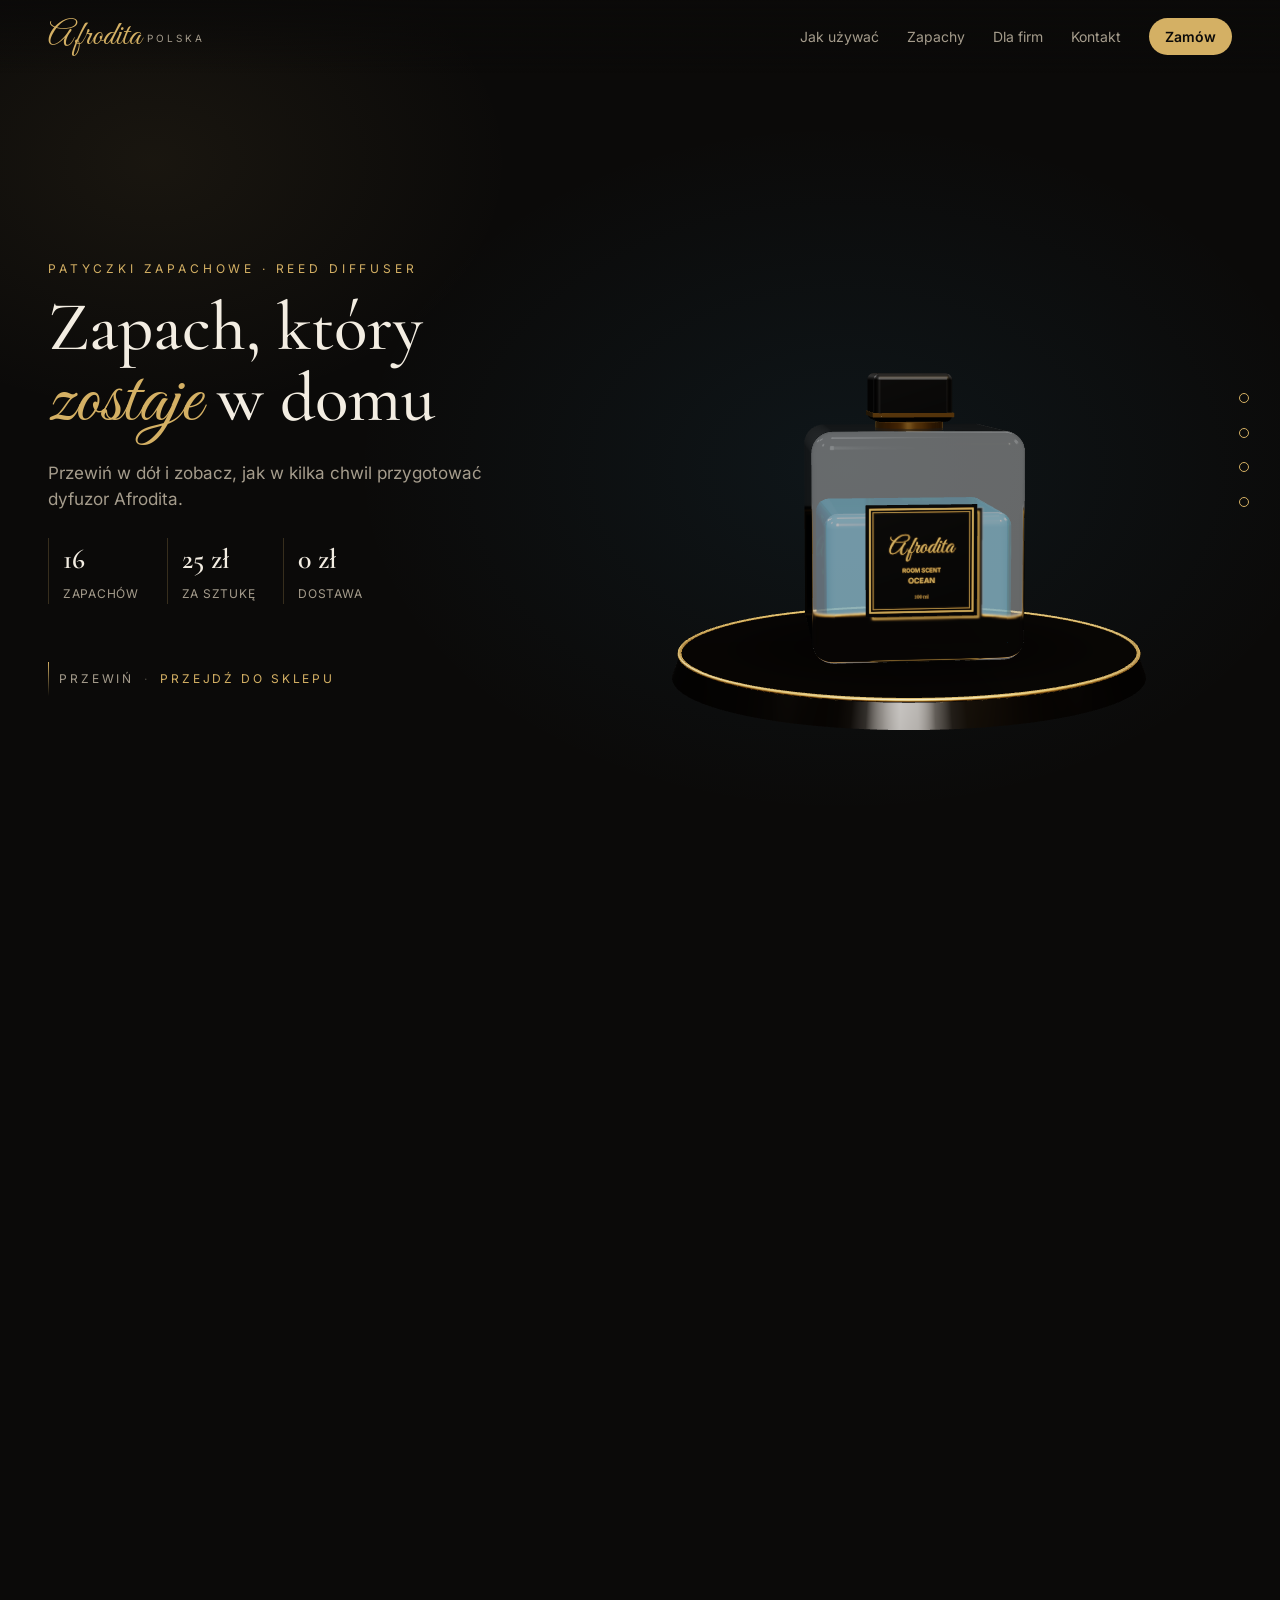
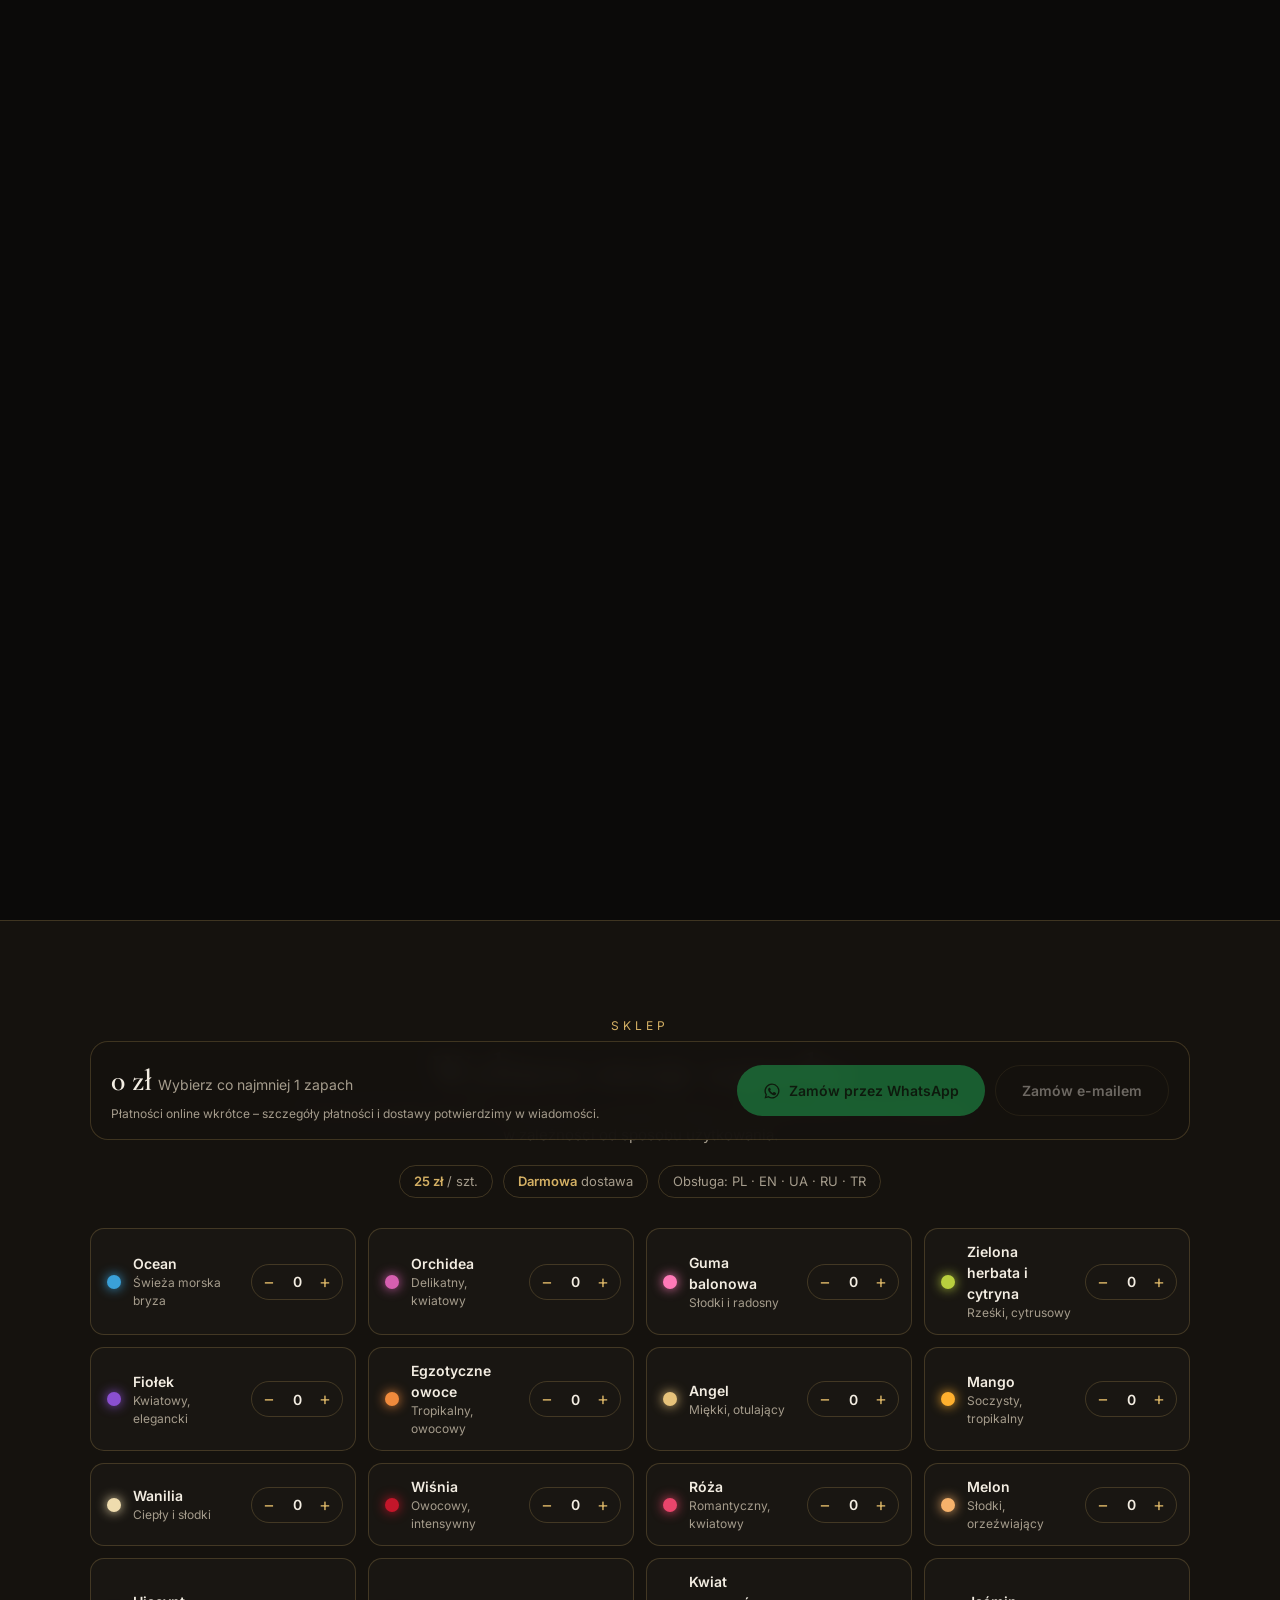
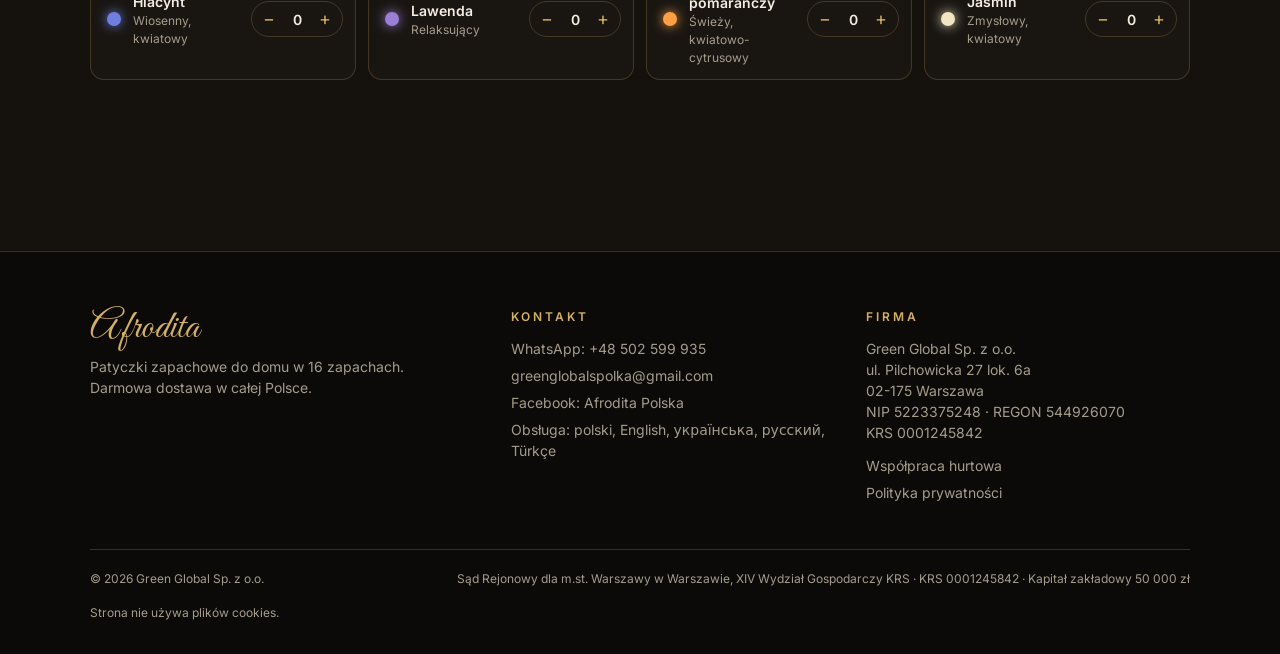
<file: index.html>
<!doctype html>
<html lang="pl">
<head>
<meta charset="utf-8">
<meta name="viewport" content="width=device-width, initial-scale=1">
<title>Afrodita Polska – Patyczki zapachowe do domu</title>
<meta name="description" content="Patyczki zapachowe Afrodita 100 ml w 16 zapachach – 25 zł, darmowa dostawa w całej Polsce. Współpraca hurtowa dla firm.">
<link rel="stylesheet" href="assets/site.css">
<style>

  /* ---------- scroll story ---------- */
  #story{position:relative;height:280vh}
  .sticky{position:sticky;top:0;height:100svh;display:grid;grid-template-columns:minmax(320px,1fr) 1.2fr;align-items:center;
    padding:80px clamp(16px,4vw,48px) 24px;overflow:hidden}
  .sticky::before{content:"";position:absolute;inset:0;z-index:-1;
    background:
      radial-gradient(55% 55% at 66% 52%, color-mix(in srgb,var(--accent) var(--glow,14%), transparent), transparent 70%),
      radial-gradient(40% 40% at 12% 18%, rgba(212,176,100,.07), transparent 70%),
      var(--bg);
    transition:background .8s ease}

  .panel{position:relative;height:min(460px,62svh);z-index:2}
  .card{position:absolute;inset:0;display:flex;flex-direction:column;justify-content:center;
    opacity:0;transform:translateY(24px);pointer-events:none;transition:opacity .5s ease, transform .5s cubic-bezier(.2,.7,.2,1)}
  .card.on{opacity:1;transform:none;pointer-events:auto}
  h1{font-family:"Cormorant Garamond",serif;font-weight:500;font-size:clamp(40px,5.4vw,74px);line-height:1.02;margin:14px 0 18px}
  h1 em,.card h2 em{font-family:"Great Vibes",cursive;font-style:normal;color:var(--gold);font-size:1.15em;font-weight:400}
  .card h2{font-family:"Cormorant Garamond",serif;font-weight:500;font-size:clamp(34px,4.4vw,58px);line-height:1.05;margin:12px 0 14px}
  .lead{color:var(--muted);font-size:17px;max-width:440px}
  .facts{display:flex;gap:28px;margin:26px 0 28px;flex-wrap:wrap}
  .facts div{border-left:1px solid var(--line);padding-left:14px}
  .facts b{display:block;font-family:"Cormorant Garamond",serif;font-size:28px;font-weight:600}
  .facts span{font-size:12px;color:var(--muted);letter-spacing:.06em}
  .cta{display:flex;gap:12px;flex-wrap:wrap;margin-top:22px}
  .scroll-hint{margin-top:30px;font-size:12px;letter-spacing:.24em;text-transform:uppercase;color:var(--muted);display:flex;align-items:center;gap:10px}
  .scroll-hint i{width:1px;height:34px;background:linear-gradient(var(--gold),transparent);animation:drip 1.8s ease-in-out infinite}
  @keyframes drip{0%{transform:scaleY(0);transform-origin:top}50%{transform:scaleY(1);transform-origin:top}51%{transform-origin:bottom}100%{transform:scaleY(0);transform-origin:bottom}}

  .palette{display:flex;flex-wrap:wrap;gap:8px;margin-top:18px;max-width:360px}
  .palette button{width:26px;height:26px;border-radius:50%;background:var(--c);box-shadow:0 0 0 2px var(--bg),0 0 0 3px transparent;
    transition:transform .2s ease, box-shadow .2s ease}
  .palette button:hover{transform:scale(1.15)}
  .palette button[aria-pressed="true"]{box-shadow:0 0 0 2px var(--bg),0 0 0 4px var(--gold)}
  .scent-now{margin-top:12px;font-size:14px;color:var(--muted)}
  .scent-now b{color:var(--ink);font-weight:600}

  .stage{position:relative;height:100%;min-height:420px}
  #scene{position:absolute;inset:0;width:100%;height:100%;touch-action:pan-y;cursor:grab}
  #scene:active{cursor:grabbing}

  /* progress rail */
  .rail{position:absolute;right:clamp(12px,2.4vw,32px);top:50%;transform:translateY(-50%);display:flex;flex-direction:column;gap:18px;z-index:5}
  .rail button{display:flex;align-items:center;justify-content:flex-end;gap:10px;font-size:11px;letter-spacing:.16em;text-transform:uppercase;color:var(--muted)}
  .rail button span{opacity:0;transform:translateX(6px);transition:opacity .3s ease, transform .3s ease}
  .rail button:hover span,.rail button.on span{opacity:1;transform:none}
  .rail button i{width:10px;height:10px;border-radius:50%;border:1px solid var(--gold);transition:background .3s ease, transform .3s ease}
  .rail button.done i{background:var(--gold)}
  .rail button.on i{transform:scale(1.4);background:var(--gold)}
  .rail button.on{color:var(--ink)}
  .bar{position:absolute;left:0;bottom:0;height:2px;background:linear-gradient(90deg,var(--gold),var(--accent));width:calc(var(--p,0)*100%);z-index:5}

  @media (max-width:900px){
    .sticky{grid-template-columns:1fr;grid-template-rows:1fr auto;padding:70px 16px 20px;text-align:center}
    .stage{grid-row:1;min-height:0}
    .panel{grid-row:2;height:250px}
    .card{justify-content:flex-start}
    h1{font-size:38px;margin:8px 0 10px}
    .card h2{font-size:34px;margin:6px 0 8px}
    .lead{margin:0 auto;font-size:15px}
    .facts{display:none}
    .cta,.palette{justify-content:center;margin-left:auto;margin-right:auto}
    .scroll-hint{justify-content:center;margin-top:14px}
    .rail{top:90px;transform:none;gap:12px}
    .rail button span{display:none}
    .card[data-step="4"] .lead{display:none}
    .card[data-step="4"] .cta{margin-top:12px}
  }


  /* ---------- shop ---------- */
  .shop{padding:96px clamp(16px,4vw,48px) 48px;border-top:1px solid var(--line);background:var(--bg2)}
  .shop-head{text-align:center;max-width:680px;margin:0 auto 30px}
  .badges{display:flex;gap:10px;justify-content:center;flex-wrap:wrap;margin-top:18px}
  .badges span{border:1px solid var(--line);border-radius:999px;padding:6px 14px;font-size:13px;color:var(--muted)}
  .badges b{color:var(--gold);font-weight:600}
  .shop-grid{display:grid;grid-template-columns:repeat(auto-fill,minmax(250px,1fr));gap:12px}
  .item{display:flex;align-items:center;gap:12px;padding:12px 12px 12px 16px;border-radius:14px;border:1px solid var(--line);
    background:rgba(255,255,255,.02);transition:border-color .25s ease, background .25s ease}
  .item:hover{border-color:color-mix(in srgb,var(--c) 60%, transparent)}
  .item.has{border-color:var(--c);background:color-mix(in srgb,var(--c) 10%, transparent)}
  .item .info{flex:1;min-width:0;text-align:left;cursor:pointer}
  .item .name{display:block;font-weight:600;font-size:14px}
  .item .desc{display:block;font-size:12px;color:var(--muted)}
  .dot{flex:none;width:14px;height:14px;border-radius:50%;background:var(--c);box-shadow:0 0 12px var(--c)}
  .stepper{display:flex;align-items:center;border:1px solid var(--line);border-radius:999px;flex:none}
  .stepper button{width:34px;height:34px;border-radius:50%;font-size:18px;line-height:1;color:var(--gold);transition:background .2s ease}
  .stepper button:hover{background:rgba(212,176,100,.12)}
  .stepper button:active{transform:scale(.9)}
  .stepper output{min-width:22px;text-align:center;font-weight:600;font-size:14px}
  .summary{position:sticky;bottom:16px;z-index:10;margin:24px auto 0;display:flex;align-items:center;justify-content:space-between;gap:16px;flex-wrap:wrap;
    padding:16px 20px;border:1px solid var(--line);border-radius:18px;background:rgba(21,18,14,.94);backdrop-filter:blur(10px)}
  .summary .total{font-size:14px;color:var(--muted)}
  .summary .total b{font-family:"Cormorant Garamond",serif;font-size:30px;color:var(--ink);font-weight:600;margin-right:6px}
  .summary .note{font-size:12px;color:var(--muted);margin-top:2px}
  .summary .actions{display:flex;gap:10px;flex-wrap:wrap}
  .summary a[aria-disabled="true"]{opacity:.4;pointer-events:none}
  .summary .short{display:none}
  @media (max-width:640px){
    .summary{padding:10px 12px;gap:10px;bottom:10px;border-radius:14px}
    .summary .note{display:none}
    .summary .total b{font-size:24px}
    .summary .total{font-size:12px}
    .summary .actions{width:100%;flex-wrap:nowrap}
    .summary .actions .btn{flex:1;padding:10px 12px}
    .summary .long{display:none}.summary .short{display:inline}
  }

  .no-webgl #scene{display:none}
  @media (prefers-reduced-motion:reduce){*{transition:none!important;animation:none!important}}
</style>
</head>
<body>

<header>
  <a href="#" class="logo">Afrodita<small>POLSKA</small></a>
  <nav>
    <a href="#story">Jak używać</a>
    <a href="#sklep">Zapachy</a>
    <a href="hurt.html">Dla firm</a>
    <a href="#kontakt">Kontakt</a>
    <a href="#sklep" class="nav-cta">Zamów</a>
  </nav>
</header>

<section id="story">
  <div class="sticky">
    <div class="panel">
      <div class="card on" data-step="0">
        <div class="eyebrow">Patyczki zapachowe · Reed diffuser</div>
        <h1>Zapach, który <em>zostaje</em> w domu</h1>
        <p class="lead">Przewiń w dół i zobacz, jak w kilka chwil przygotować dyfuzor Afrodita.</p>
        <div class="facts">
          <div><b>16</b><span>ZAPACHÓW</span></div>
          <div><b>25 zł</b><span>ZA SZTUKĘ</span></div>
          <div><b>0 zł</b><span>DOSTAWA</span></div>
        </div>
        <div class="scroll-hint"><i></i>Przewiń <span style="opacity:.4">·</span> <a href="#sklep" style="color:var(--gold)">Przejdź do sklepu</a></div>
      </div>
      <div class="card" data-step="1">
        <div class="eyebrow">Krok 1</div>
        <h2>Odkręć nakrętkę</h2>
        <p class="lead">Zdejmij nakrętkę i odłóż ją – przyda się, gdy zechcesz zamknąć butelkę na czas podróży.</p>
      </div>
      <div class="card" data-step="2">
        <div class="eyebrow">Krok 2</div>
        <h2>Włóż patyczki</h2>
        <p class="lead">Umieść patyczki w butelce i rozłóż je lekko w wachlarz.</p>
      </div>
      <div class="card" data-step="3">
        <div class="eyebrow">Krok 3</div>
        <h2>Pozwól im <em>nasiąknąć</em></h2>
        <p class="lead">Patyczki powoli chłoną olejek, a zapach zaczyna unosić się w pomieszczeniu.</p>
      </div>
      <div class="card" data-step="4">
        <div class="eyebrow">Gotowe</div>
        <h2>Ciesz się zapachem</h2>
        <p class="lead">Odwracaj patyczki raz w tygodniu, aby odświeżyć intensywność. Wybierz swój zapach:</p>
        <div class="palette" id="palette"></div>
        <div class="scent-now">Wybrany: <b id="scentName">Ocean</b> – <span id="scentDesc">Świeża morska bryza</span></div>
        <div class="cta"><a href="#sklep" class="btn btn-gold">Zamów – 25 zł</a></div>
      </div>
    </div>

    <div class="stage">
      <canvas id="scene" aria-label="Animacja 3D: przygotowanie dyfuzora Afrodita"></canvas>
    </div>

    <div class="rail" id="rail"></div>
    <div class="bar"></div>
  </div>
</section>

<section class="shop" id="sklep">
  <div class="wrap">
    <div class="shop-head">
      <div class="eyebrow">Sklep</div>
      <h2 class="sec-title" style="margin-top:10px">Wybierz swoje zapachy</h2>
      <p class="sec-sub">Dyfuzor Afrodita 100 ml z 5 patyczkami w zestawie. Zapach utrzymuje się od 1 do 3 miesięcy – w zależności od sposobu użytkowania.</p>
      <div class="badges"><span><b>25 zł</b> / szt.</span><span><b>Darmowa</b> dostawa</span><span>Obsługa: PL · EN · UA · RU · TR</span></div>
    </div>
    <div class="shop-grid" id="grid"></div>
    <div class="summary" id="summary">
      <div>
        <div class="total"><b id="sumPrice">0 zł</b><span id="sumQty">Wybierz co najmniej 1 zapach</span></div>
        <div class="note">Płatności online wkrótce – szczegóły płatności i dostawy potwierdzimy w wiadomości.</div>
      </div>
      <div class="actions">
        <a class="btn btn-wa" id="orderWa" href="#" target="_blank" rel="noopener" aria-disabled="true">
          <svg viewBox="0 0 24 24" fill="currentColor" aria-hidden="true"><path d="M12 2a10 10 0 0 0-8.6 15.1L2 22l5-1.3A10 10 0 1 0 12 2Zm0 18.2a8.2 8.2 0 0 1-4.2-1.2l-.3-.2-3 .8.8-2.9-.2-.3A8.2 8.2 0 1 1 12 20.2Zm4.5-6.1c-.2-.1-1.5-.7-1.7-.8-.2-.1-.4-.1-.6.1l-.8 1c-.1.2-.3.2-.5.1a6.7 6.7 0 0 1-3.3-2.9c-.2-.4.2-.4.7-1.3.1-.2 0-.3 0-.4l-.8-1.8c-.2-.5-.4-.4-.6-.4h-.5a1 1 0 0 0-.7.3 3 3 0 0 0-.9 2.2 5.2 5.2 0 0 0 1.1 2.7 11.8 11.8 0 0 0 4.5 4c1.7.7 2.3.8 3.2.6.5-.1 1.5-.6 1.7-1.2.2-.6.2-1.1.2-1.2-.1-.1-.3-.2-.5-.3Z"/></svg>
          <span class="long">Zamów przez WhatsApp</span><span class="short">WhatsApp</span></a>
        <a class="btn btn-ghost" id="orderMail" href="#" aria-disabled="true"><span class="long">Zamów e-mailem</span><span class="short">E-mail</span></a>
      </div>
    </div>
  </div>
</section>

<footer id="kontakt">
  <div class="wrap foot">
    <div>
      <a href="#" class="logo">Afrodita</a>
      <p>Patyczki zapachowe do domu w 16 zapachach.<br>Darmowa dostawa w całej Polsce.</p>
    </div>
    <div>
      <h3>Kontakt</h3>
      <ul>
        <li><a href="https://wa.me/48502599935" target="_blank" rel="noopener">WhatsApp: +48 502 599 935</a></li>
        <li><a href="mailto:greenglobalspolka@gmail.com">greenglobalspolka@gmail.com</a></li>
        <li><a href="https://www.facebook.com/profile.php?id=61595087112464" target="_blank" rel="noopener">Facebook: Afrodita Polska</a></li>
        <li>Obsługa: polski, English, українська, русский, Türkçe</li>
      </ul>
    </div>
    <div>
      <h3>Firma</h3>
      <p>Green Global Sp. z o.o.<br>ul. Pilchowicka 27 lok. 6a<br>02-175 Warszawa<br>NIP 5223375248 · REGON 544926070<br>KRS 0001245842</p>
      <ul style="margin-top:12px">
        <li><a href="hurt.html">Współpraca hurtowa</a></li>
        <li><a href="polityka-prywatnosci.html">Polityka prywatności</a></li>
      </ul>
    </div>
  </div>
  <div class="wrap legal"><span>© 2026 Green Global Sp. z o.o.</span><span>Sąd Rejonowy dla m.st. Warszawy w Warszawie, XIV Wydział Gospodarczy KRS · KRS 0001245842 · Kapitał zakładowy 50 000 zł</span><span>Strona nie używa plików cookies.</span></div>
</footer>

<script type="importmap">
{ "imports": {
  "three": "./assets/vendor/three/three.module.js",
  "three/addons/": "./assets/vendor/three/addons/"
} }
</script>
<script type="module">
import * as THREE from 'three';
import { RoundedBoxGeometry } from 'three/addons/RoundedBoxGeometry.js';
import { RoomEnvironment } from 'three/addons/RoomEnvironment.js';

const SCENTS = [
  ['Ocean','Ocean','Świeża morska bryza','#3aa0d8'],
  ['Orchid','Orchidea','Delikatny, kwiatowy','#d65fb0'],
  ['Bubblegum','Guma balonowa','Słodki i radosny','#ff7ab8'],
  ['Green Tea & Lemon','Zielona herbata i cytryna','Rześki, cytrusowy','#b9cf3e'],
  ['Purple Violet','Fiołek','Kwiatowy, elegancki','#8a4fd0'],
  ['Exotic','Egzotyczne owoce','Tropikalny, owocowy','#f08a3c'],
  ['Angel','Angel','Miękki, otulający','#e6c27a'],
  ['Mango','Mango','Soczysty, tropikalny','#ffb02e'],
  ['Vanilla','Wanilia','Ciepły i słodki','#efdcae'],
  ['Cherry','Wiśnia','Owocowy, intensywny','#c4162a'],
  ['Rose','Róża','Romantyczny, kwiatowy','#e8456b'],
  ['Melon','Melon','Słodki, orzeźwiający','#f6b26b'],
  ['Hyacinth','Hiacynt','Wiosenny, kwiatowy','#6f7fe0'],
  ['Lavender','Lawenda','Relaksujący','#9b7fd4'],
  ['Orange Blossom','Kwiat pomarańczy','Świeży, kwiatowo-cytrusowy','#ff9f45'],
  ['Jasmin','Jaśmin','Zmysłowy, kwiatowy','#f1e6c4'],
];

/* story timeline (0..1 of scroll) */
const STEPS = [            // [start, label]
  [0.00, 'Start'],
  [0.08, 'Nakrętka'],
  [0.32, 'Patyczki'],
  [0.60, 'Nasiąkanie'],
  [0.84, 'Gotowe'],
];
const clamp = (x, a=0, b=1) => Math.min(b, Math.max(a, x));
const seg = (p, a, b) => clamp((p - a) / (b - a));
const ease = t => t < .5 ? 4*t*t*t : 1 - Math.pow(-2*t + 2, 3) / 2;
const easeOut = t => 1 - Math.pow(1 - t, 3);
const lerp = (a, b, t) => a + (b - a) * t;

/* ---------- UI ---------- */
const story = document.getElementById('story');
const cards = [...document.querySelectorAll('.card')];
const rail = document.getElementById('rail');
const grid = document.getElementById('grid');
const palette = document.getElementById('palette');

function scrollToProgress(p){
  const top = story.offsetTop, span = story.offsetHeight - innerHeight;
  scrollTo({ top: top + p * span, behavior:'smooth' });
}
STEPS.slice(1).forEach(([start, name], i) => {
  const b = document.createElement('button');
  b.innerHTML = `<span>${name}</span><i></i>`;
  b.setAttribute('aria-label', `Krok: ${name}`);
  const next = STEPS[i + 2] ? STEPS[i + 2][0] : 1;
  b.onclick = () => scrollToProgress(i === 3 ? 1 : (start + next) / 2 + 0.04);
  rail.appendChild(b);
});
/* ---------- shop: quantities → WhatsApp / e-mail order ---------- */
const PRICE = 25, WA = '48502599935', MAIL = 'greenglobalspolka@gmail.com';
const qty = SCENTS.map(() => 0);
const zl = n => `${n} zł`;
const szt = n => n === 1 ? 'sztuka' : (n % 10 >= 2 && n % 10 <= 4 && (n % 100 < 10 || n % 100 >= 20)) ? 'sztuki' : 'sztuk';
function setQty(i, n){
  qty[i] = Math.max(0, Math.min(99, n));
  const item = grid.children[i];
  item.querySelector('output').textContent = qty[i];
  item.classList.toggle('has', qty[i] > 0);
  const total = qty.reduce((a, b) => a + b, 0);
  document.getElementById('sumPrice').textContent = zl(total * PRICE);
  document.getElementById('sumQty').textContent = total ? `${total} ${szt(total)} · darmowa dostawa` : 'Wybierz co najmniej 1 zapach';
  const lines = SCENTS.map((s, k) => qty[k] ? `• ${s[1]} (${s[0]}) × ${qty[k]}` : '').filter(Boolean);
  const msg = `Dzień dobry! Chcę zamówić dyfuzory zapachowe Afrodita 100 ml:\n${lines.join('\n')}\n\nRazem: ${total} ${szt(total)} – ${zl(total * PRICE)} (darmowa dostawa)\n\nImię i nazwisko:\nAdres dostawy:\nTelefon:`;
  const wa = document.getElementById('orderWa'), mail = document.getElementById('orderMail');
  wa.href = `https://wa.me/${WA}?text=${encodeURIComponent(msg)}`;
  mail.href = `mailto:${MAIL}?subject=${encodeURIComponent('Zamówienie Afrodita')}&body=${encodeURIComponent(msg)}`;
  [wa, mail].forEach(a => a.setAttribute('aria-disabled', total ? 'false' : 'true'));
}
SCENTS.forEach((s, i) => {
  const c = document.createElement('div');
  c.className = 'item'; c.style.setProperty('--c', s[3]);
  c.innerHTML = `<span class="dot"></span>
    <button class="info" type="button" title="Pokaż w 3D"><span class="name">${s[1]}</span><span class="desc">${s[2]}</span></button>
    <div class="stepper"><button type="button" aria-label="Usuń: ${s[1]}">−</button><output aria-live="polite">0</output><button type="button" aria-label="Dodaj: ${s[1]}">+</button></div>`;
  const [info, minus, plus] = c.querySelectorAll('button');
  info.onclick = () => { select(i); scrollToProgress(1); };
  minus.onclick = () => setQty(i, qty[i] - 1);
  plus.onclick = () => { if (qty[i] === 0) select(i); setQty(i, qty[i] + 1); };
  grid.appendChild(c);
  const d = document.createElement('button');
  d.style.setProperty('--c', s[3]); d.title = s[1]; d.setAttribute('aria-label', s[1]);
  d.onclick = () => select(i);
  palette.appendChild(d);
});

/* ---------- renderer ---------- */
const canvas = document.getElementById('scene');
let renderer;
try { renderer = new THREE.WebGLRenderer({ canvas, antialias:true, alpha:true }); }
catch(e){ document.body.classList.add('no-webgl'); throw e; }
renderer.setPixelRatio(Math.min(devicePixelRatio, 2));
renderer.toneMapping = THREE.ACESFilmicToneMapping;
renderer.setClearColor(0x000000, 0);

const scene = new THREE.Scene();
scene.environment = new THREE.PMREMGenerator(renderer).fromScene(new RoomEnvironment(), 0.04).texture;
const camera = new THREE.PerspectiveCamera(32, 1, 0.1, 100);

const keyLight = new THREE.DirectionalLight(0xffe2b0, 2.2); keyLight.position.set(3, 5, 4); scene.add(keyLight);
const rimLight = new THREE.DirectionalLight(0xffffff, 1.1); rimLight.position.set(-4, 3, -3); scene.add(rimLight);
const glow = new THREE.PointLight(0xffffff, 0, 6); glow.position.set(0, 0.3, 1.6); scene.add(glow);

/* ---------- helpers ---------- */
const gold  = new THREE.MeshStandardMaterial({ color:0xd4b064, metalness:1, roughness:0.28 });
const black = new THREE.MeshStandardMaterial({ color:0x0c0c0c, metalness:0.4, roughness:0.35 });
function canvasTex(w, h, draw){
  const c = document.createElement('canvas'); c.width = w; c.height = h;
  const t = new THREE.CanvasTexture(c); t.colorSpace = THREE.SRGBColorSpace; t.anisotropy = 8;
  t.redraw = (...a) => { draw(c.getContext('2d'), w, h, ...a); t.needsUpdate = true; };
  return t;
}
function frame(g, w, h){
  g.fillStyle = '#0a0a0a'; g.fillRect(0,0,w,h);
  g.strokeStyle = '#d4b064'; g.lineWidth = 6; g.strokeRect(20,20,w-40,h-40);
  g.lineWidth = 2; g.strokeRect(34,34,w-68,h-68);
}

/* ---------- product group (rotates) ---------- */
const product = new THREE.Group(); scene.add(product);

/* bottle */
const bottle = new THREE.Group(); product.add(bottle);
bottle.add(new THREE.Mesh(new RoundedBoxGeometry(1.2, 1.3, 1.2, 6, 0.12),
  new THREE.MeshPhysicalMaterial({ color:0xffffff, roughness:0.04, transmission:1, thickness:0.6, ior:1.5,
    clearcoat:1, clearcoatRoughness:0.05, envMapIntensity:1.4, transparent:true })));
const neck = new THREE.Mesh(new THREE.CylinderGeometry(0.16, 0.17, 0.16, 40),
  new THREE.MeshPhysicalMaterial({ color:0xffffff, roughness:0.05, transmission:1, thickness:0.3 }));
neck.position.y = 0.72; bottle.add(neck);
const liquidMat = new THREE.MeshPhysicalMaterial({ color:new THREE.Color(SCENTS[0][3]), roughness:0.1, transmission:0.75,
  thickness:0.8, ior:1.33, transparent:true, opacity:0.82 });
const liquid = new THREE.Mesh(new RoundedBoxGeometry(1.06, 0.78, 1.06, 4, 0.08), liquidMat);
liquid.position.y = -0.2; bottle.add(liquid);
const ring = new THREE.Mesh(new THREE.CylinderGeometry(0.2, 0.2, 0.05, 48), gold);
ring.position.y = 0.66; bottle.add(ring);

const labelTex = canvasTex(512, 512, (g, w, h, name) => {
  frame(g, w, h); g.fillStyle = '#d4b064'; g.textAlign = 'center';
  g.font = '110px "Great Vibes"'; g.fillText('Afrodita', 256, 220);
  g.font = '600 26px Inter'; g.fillText('ROOM SCENT', 256, 310);
  g.font = '600 34px Inter'; g.fillText(name.toUpperCase(), 256, 360, 420);
  g.font = '500 24px Inter'; g.fillText('100 ml', 256, 430);
});
const label = new THREE.Mesh(new THREE.PlaneGeometry(0.62, 0.62), new THREE.MeshStandardMaterial({ map:labelTex, metalness:0.3, roughness:0.4 }));
label.position.set(0, -0.06, 0.603); bottle.add(label);

/* cap (separate so it can unscrew) */
const cap = new THREE.Group(); product.add(cap);
cap.add(new THREE.Mesh(new RoundedBoxGeometry(0.46, 0.28, 0.46, 4, 0.04), black));
const capBand = new THREE.Mesh(new THREE.BoxGeometry(0.47, 0.025, 0.47), gold); capBand.position.y = -0.1; cap.add(capBand);
const CAP_ON = new THREE.Vector3(0, 0.83, 0), CAP_OFF = new THREE.Vector3(1.0, -0.52, 0.45);

/* reeds */
const REED_L = 2.75, reeds = [], reedFinal = [], tips = [];
const reedGeo = new THREE.CylinderGeometry(0.011, 0.011, REED_L, 6); reedGeo.translate(0, REED_L/2, 0);
const wetGeo = new THREE.CylinderGeometry(0.0128, 0.0128, 1, 6); wetGeo.translate(0, 0.5, 0);
const reedMat = new THREE.MeshStandardMaterial({ color:0x15110d, roughness:0.7 });
const wetMat = new THREE.MeshStandardMaterial({ color:new THREE.Color(SCENTS[0][3]).multiplyScalar(0.7), roughness:0.3, emissive:0x000000 });
const dummy = new THREE.Object3D();
for (let i = 0; i < 5; i++){
  const a = (i / 5) * Math.PI * 2 + 0.3, tilt = 0.07 + (i % 3) * 0.03;
  const r = new THREE.Mesh(reedGeo, reedMat);
  const wet = new THREE.Mesh(wetGeo, wetMat); wet.scale.y = 0.0001; r.add(wet); r.userData.wet = wet;
  product.add(r); reeds.push(r);
  const f = { x:Math.cos(a)*0.05, z:Math.sin(a)*0.05, rx:Math.sin(a)*tilt, rz:-Math.cos(a)*tilt };
  reedFinal.push(f);
  dummy.position.set(f.x, -0.56, f.z); dummy.rotation.set(f.rx, 0, f.rz); dummy.updateMatrix();
  tips.push(new THREE.Vector3(0, REED_L, 0).applyMatrix4(dummy.matrix));
}

/* pedestal + soft shadow */
const pedestal = new THREE.Mesh(new THREE.CylinderGeometry(1.35, 1.4, 0.14, 96),
  new THREE.MeshStandardMaterial({ color:0x1b1712, metalness:0.6, roughness:0.25 }));
pedestal.position.y = -0.73; scene.add(pedestal);
const edge = new THREE.Mesh(new THREE.TorusGeometry(1.355, 0.012, 8, 128), gold);
edge.rotation.x = Math.PI/2; edge.position.y = -0.66; scene.add(edge);
const shadowTex = canvasTex(128, 128, (g) => {
  const grd = g.createRadialGradient(64,64,0,64,64,64);
  grd.addColorStop(0,'rgba(0,0,0,.7)'); grd.addColorStop(1,'rgba(0,0,0,0)'); g.fillStyle = grd; g.fillRect(0,0,128,128);
}); shadowTex.redraw();
const shadow = new THREE.Mesh(new THREE.PlaneGeometry(2.4, 2.4), new THREE.MeshBasicMaterial({ map:shadowTex, transparent:true, depthWrite:false }));
shadow.rotation.x = -Math.PI/2; shadow.position.y = -0.655; scene.add(shadow);

/* scent particles */
const N = 160, pos = new Float32Array(N*3), vel = new Float32Array(N), seed = new Float32Array(N);
function resetP(i, initial){
  const t = tips[i % tips.length];
  pos[i*3]   = t.x + (Math.random()-.5)*0.25;
  pos[i*3+1] = t.y - 1.0 + (initial ? Math.random()*2.4 : Math.random()*0.4);
  pos[i*3+2] = t.z + (Math.random()-.5)*0.25;
  vel[i] = 0.12 + Math.random()*0.18; seed[i] = Math.random()*10;
}
for (let i = 0; i < N; i++) resetP(i, true);
const pGeo = new THREE.BufferGeometry(); pGeo.setAttribute('position', new THREE.BufferAttribute(pos, 3));
const sprite = canvasTex(64, 64, (g) => {
  const grd = g.createRadialGradient(32,32,0,32,32,32);
  grd.addColorStop(0,'rgba(255,255,255,1)'); grd.addColorStop(.4,'rgba(255,255,255,.35)'); grd.addColorStop(1,'rgba(255,255,255,0)');
  g.fillStyle = grd; g.fillRect(0,0,64,64);
}); sprite.redraw();
const pMat = new THREE.PointsMaterial({ size:0.16, map:sprite, color:new THREE.Color(SCENTS[0][3]),
  transparent:true, opacity:0, depthWrite:false, blending:THREE.AdditiveBlending });
product.add(new THREE.Points(pGeo, pMat));

/* ---------- scent selection ---------- */
let current = 0;
const target = new THREE.Color(SCENTS[0][3]);
function select(i){
  current = i;
  const s = SCENTS[i];
  target.set(s[3]);
  document.documentElement.style.setProperty('--accent', s[3]);
  glow.color.set(s[3]);
  labelTex.redraw(s[0]);
  document.getElementById('scentName').textContent = s[1];
  document.getElementById('scentDesc').textContent = s[2];
  palette.querySelectorAll('button').forEach((c, k) => c.setAttribute('aria-pressed', k === i));
  twirl += 1.6;
}

/* ---------- interaction ---------- */
const reduce = matchMedia('(prefers-reduced-motion: reduce)').matches;
let dragRot = 0, twirl = 0, dragging = false, lastX = 0, mx = 0, my = 0;
canvas.addEventListener('pointerdown', e => { dragging = true; lastX = e.clientX; canvas.setPointerCapture(e.pointerId); });
canvas.addEventListener('pointermove', e => { if (dragging){ dragRot += (e.clientX - lastX) * 0.012; lastX = e.clientX; } });
['pointerup','pointercancel'].forEach(t => canvas.addEventListener(t, () => dragging = false));
addEventListener('pointermove', e => { mx = e.clientX / innerWidth - .5; my = e.clientY / innerHeight - .5; });

let target_p = 0, p = 0, activeStep = -1;
function readScroll(){
  const span = story.offsetHeight - innerHeight;
  target_p = clamp((scrollY - story.offsetTop) / span);
}
addEventListener('scroll', readScroll, { passive:true });

let narrow = false;
function resize(){
  const w = canvas.clientWidth, h = canvas.clientHeight;
  renderer.setSize(w, h, false);
  camera.aspect = w / h; narrow = w / h < 0.9;
  camera.updateProjectionMatrix();
}
new ResizeObserver(resize).observe(canvas);

/* ---------- timeline → scene ---------- */
function apply(p, t, dt){
  const lift = 0;
  // 1. cap unscrews, then is set down beside the bottle
  const sCap = seg(p, 0.08, 0.30), up = ease(seg(sCap, 0, 0.5)), away = ease(seg(sCap, 0.5, 1));
  cap.rotation.y = -up * Math.PI * 3;
  cap.position.set(
    lerp(CAP_ON.x, CAP_OFF.x, away),
    lerp(CAP_ON.y + lift + up * 0.35, CAP_OFF.y, away) + Math.sin(Math.PI * away) * 0.35,
    lerp(CAP_ON.z, CAP_OFF.z, away));
  // 2. reeds slide in one by one, then fan out
  const sReed = seg(p, 0.32, 0.58);
  reeds.forEach((r, i) => {
    const k = easeOut(seg(sReed, i * 0.06, i * 0.06 + 0.5)), f = reedFinal[i], fan = ease(seg(sReed, 0.55, 1));
    r.visible = k > 0;
    r.position.set(f.x, lerp(3.8, -0.56, k), f.z);
    r.rotation.set(f.rx * fan, 0, f.rz * fan);
    // 3. reeds soak up oil from the bottom
    r.userData.wet.scale.y = Math.max(0.0001, ease(seg(p, 0.60, 0.84)) * (1.55 + (i % 3) * 0.12));
  });
  // 4. scent blooms
  const bloom = seg(p, 0.68, 0.95);
  pMat.opacity = 0.9 * bloom;
  glow.intensity = 6 * bloom;
  document.documentElement.style.setProperty('--glow', `${8 + bloom * 16}%`);

  // camera choreography: close on the closed bottle → pull back to frame the reeds
  const pull = ease(seg(p, 0.2, 0.6));
  const dist = lerp(6.0, 7.4, pull) + (narrow ? 2.2 : 0);
  const lookY = lerp(0.35, 1.0, pull) + lift * 0.55;
  camera.position.set(mx * 0.6, lerp(1.0, 1.3, pull) - my * 0.4, dist);
  camera.lookAt(0, lookY, 0);

  // rotation: scroll turns the product a full circle; idle sway; drag springs back
  if (!dragging) dragRot *= Math.exp(-dt * 1.5);
  const tw = twirl * Math.min(1, dt * 4); twirl -= tw;
  product.userData.tw = (product.userData.tw || 0) + tw;
  const sway = reduce ? 0 : Math.sin(t * 0.35) * 0.3;
  const rotY = p * Math.PI * 2 + sway + dragRot + product.userData.tw;
  product.rotation.y = rotY;
}

function updateUI(p){
  let step = 0;
  STEPS.forEach(([s], i) => { if (p >= s) step = i; });
  if (step !== activeStep){
    activeStep = step;
    cards.forEach((c, i) => c.classList.toggle('on', i === step));
    [...rail.children].forEach((b, i) => { b.classList.toggle('on', i + 1 === step); b.classList.toggle('done', i + 1 < step); });
  }
  document.documentElement.style.setProperty('--p', p.toFixed(4));
}

/* ---------- loop ---------- */
const clock = new THREE.Clock();
function loop(){
  const dt = Math.min(clock.getDelta(), 0.05), t = clock.elapsedTime;
  p += (target_p - p) * (1 - Math.exp(-dt * 6));
  apply(p, t, dt);
  updateUI(target_p);

  liquidMat.color.lerp(target, 0.06);
  pMat.color.lerp(target, 0.06);
  wetMat.color.lerp(new THREE.Color().copy(target).multiplyScalar(0.7), 0.06);

  if (pMat.opacity > 0.01){
    for (let i = 0; i < N; i++){
      pos[i*3+1] += vel[i] * dt;
      pos[i*3]   += Math.sin(t*0.8 + seed[i]) * 0.0015;
      pos[i*3+2] += Math.cos(t*0.7 + seed[i]) * 0.0015;
      if (pos[i*3+1] > 4.0) resetP(i, false);
    }
    pGeo.attributes.position.needsUpdate = true;
  }
  renderer.render(scene, camera);
  requestAnimationFrame(loop);
}

Promise.all([document.fonts.load('110px "Great Vibes"'), document.fonts.load('600 30px Inter')]).finally(() => {
  select(0); twirl = 0;
  resize(); readScroll(); p = target_p; loop();
});
</script>
</body>
</html>
</file>
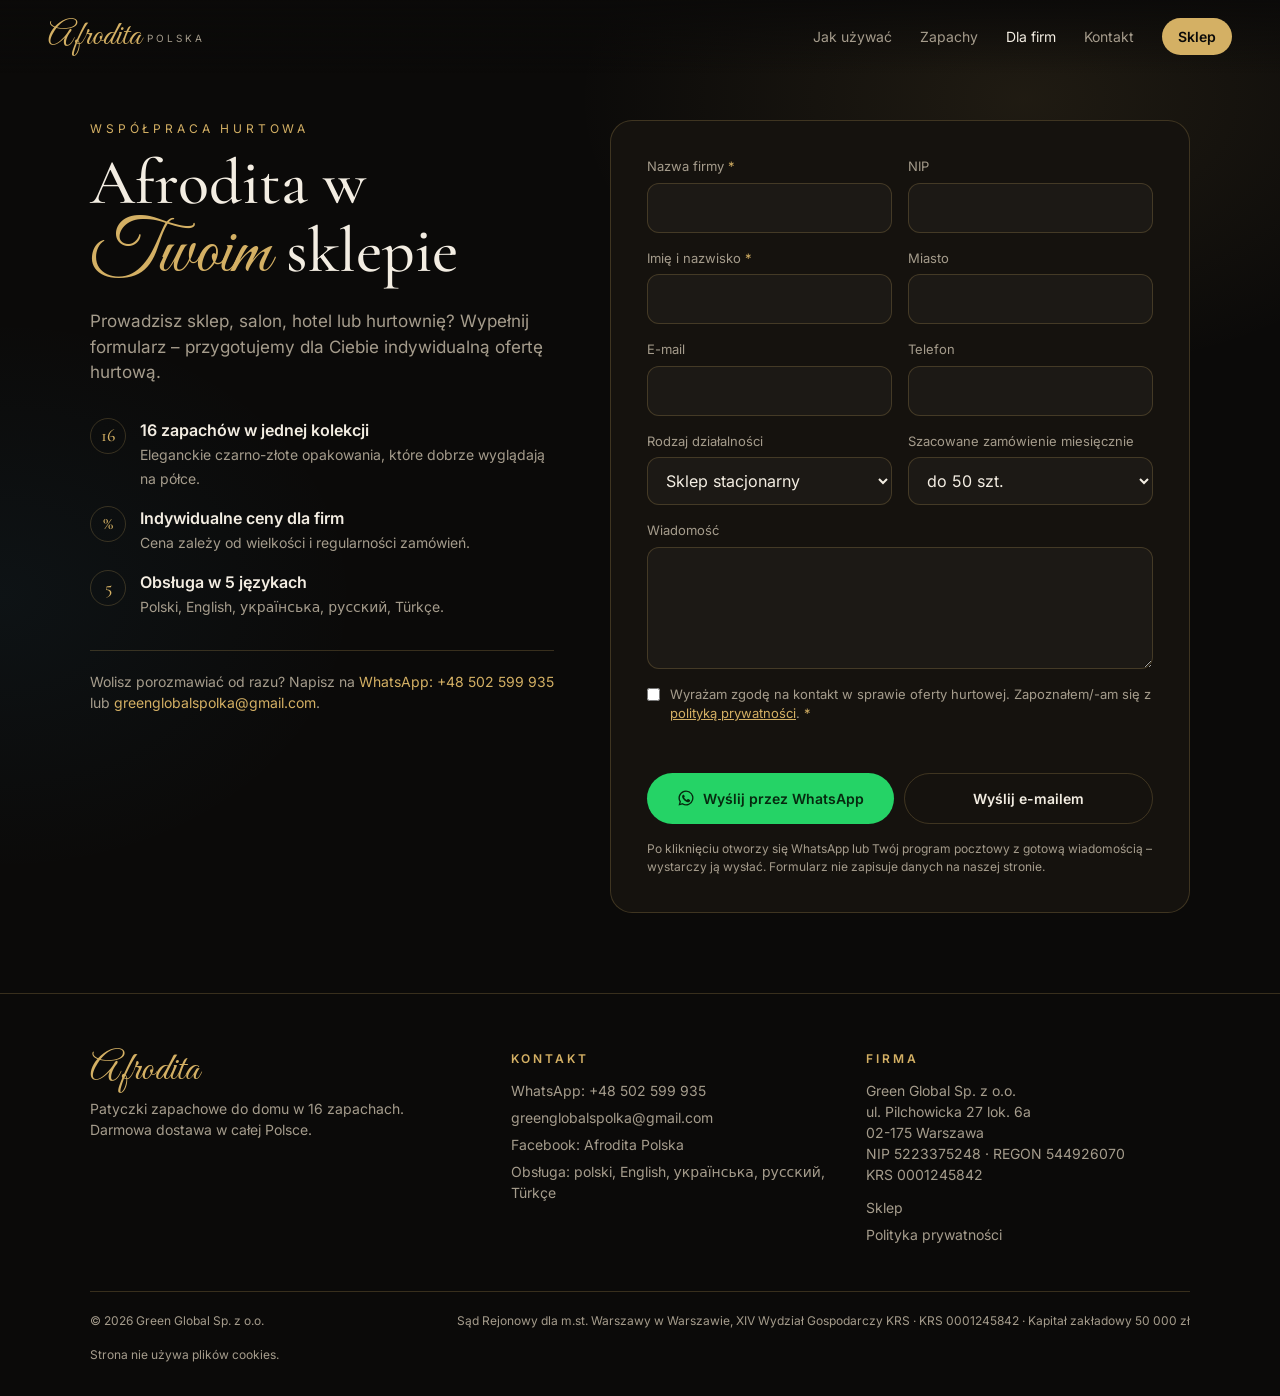
<file: hurt.html>
<!doctype html>
<html lang="pl">
<head>
<meta charset="utf-8">
<meta name="viewport" content="width=device-width, initial-scale=1">
<title>Współpraca hurtowa – Afrodita Polska</title>
<meta name="description" content="Patyczki zapachowe Afrodita dla sklepów, salonów, hoteli i hurtowni. Wypełnij formularz – przygotujemy indywidualną ofertę hurtową.">
<link rel="stylesheet" href="assets/site.css">
<style>
  main{padding:120px clamp(16px,4vw,48px) 80px;position:relative}
  main::before{content:"";position:absolute;inset:0;z-index:-1;
    background:radial-gradient(50% 40% at 80% 10%, rgba(212,176,100,.10), transparent 70%),
               radial-gradient(40% 40% at 0% 60%, rgba(58,160,216,.06), transparent 70%), var(--bg)}
  .layout{display:grid;grid-template-columns:1fr 1.25fr;gap:56px;align-items:start}
  .layout > *,.row > *{min-width:0}
  .field input,.field select,.field textarea{width:100%}
  h1{font-family:"Cormorant Garamond",serif;font-weight:500;font-size:clamp(40px,5vw,64px);line-height:1.04;margin:12px 0 16px}
  h1 em{font-family:"Great Vibes",cursive;font-style:normal;color:var(--gold);font-weight:400;font-size:1.15em}
  .lead{color:var(--muted);font-size:17px;max-width:460px}
  .perks{list-style:none;margin:32px 0;display:grid;gap:16px}
  .perks li{display:flex;gap:14px;align-items:flex-start}
  .perks i{flex:none;width:36px;height:36px;border-radius:50%;border:1px solid var(--line);display:grid;place-items:center;color:var(--gold);font-style:normal;font-family:"Cormorant Garamond",serif;font-size:18px}
  .perks b{display:block;font-weight:600}
  .perks span{font-size:14px;color:var(--muted)}
  .direct{border-top:1px solid var(--line);padding-top:20px;font-size:14px;color:var(--muted)}
  .direct a{color:var(--gold)}

  form{background:var(--bg2);border:1px solid var(--line);border-radius:22px;padding:clamp(20px,3vw,36px);display:grid;gap:16px}
  .row{display:grid;grid-template-columns:1fr 1fr;gap:16px}
  .req{color:var(--gold)}
  .actions{display:flex;gap:10px;flex-wrap:wrap;margin-top:4px}
  .actions .btn{flex:1;min-width:200px}
  .hint{font-size:12px;color:var(--muted)}
  .error{font-size:13px;color:#ff8a7a;min-height:1em}
  .field input:invalid:not(:placeholder-shown){border-color:#a5483d}

  @media (max-width:900px){.layout{grid-template-columns:1fr;gap:36px}.row{grid-template-columns:1fr}}
</style>
</head>
<body>

<header>
  <a href="index.html" class="logo">Afrodita<small>POLSKA</small></a>
  <nav>
    <a href="index.html#story">Jak używać</a>
    <a href="index.html#sklep">Zapachy</a>
    <a href="hurt.html" style="color:var(--ink)">Dla firm</a>
    <a href="#kontakt">Kontakt</a>
    <a href="index.html#sklep" class="nav-cta">Sklep</a>
  </nav>
</header>

<main>
  <div class="wrap layout">
    <div>
      <div class="eyebrow">Współpraca hurtowa</div>
      <h1>Afrodita w <em>Twoim</em> sklepie</h1>
      <p class="lead">Prowadzisz sklep, salon, hotel lub hurtownię? Wypełnij formularz – przygotujemy dla Ciebie indywidualną ofertę hurtową.</p>
      <ul class="perks">
        <li><i>16</i><div><b>16 zapachów w jednej kolekcji</b><span>Eleganckie czarno-złote opakowania, które dobrze wyglądają na półce.</span></div></li>
        <li><i>%</i><div><b>Indywidualne ceny dla firm</b><span>Cena zależy od wielkości i regularności zamówień.</span></div></li>
        <li><i>5</i><div><b>Obsługa w 5 językach</b><span>Polski, English, українська, русский, Türkçe.</span></div></li>
      </ul>
      <div class="direct">Wolisz porozmawiać od razu? Napisz na <a href="https://wa.me/48502599935" target="_blank" rel="noopener">WhatsApp: +48 502 599 935</a> lub <a href="mailto:greenglobalspolka@gmail.com">greenglobalspolka@gmail.com</a>.</div>
    </div>

    <form id="form" novalidate>
      <div class="row">
        <div class="field"><label for="company">Nazwa firmy <span class="req">*</span></label><input id="company" name="company" required placeholder=" " autocomplete="organization"></div>
        <div class="field"><label for="nip">NIP</label><input id="nip" name="nip" inputmode="numeric" placeholder=" " pattern="[0-9 -]{10,13}"></div>
      </div>
      <div class="row">
        <div class="field"><label for="person">Imię i nazwisko <span class="req">*</span></label><input id="person" name="person" required placeholder=" " autocomplete="name"></div>
        <div class="field"><label for="city">Miasto</label><input id="city" name="city" placeholder=" " autocomplete="address-level2"></div>
      </div>
      <div class="row">
        <div class="field"><label for="email">E-mail</label><input id="email" name="email" type="email" placeholder=" " autocomplete="email"></div>
        <div class="field"><label for="phone">Telefon</label><input id="phone" name="phone" type="tel" placeholder=" " autocomplete="tel"></div>
      </div>
      <div class="row">
        <div class="field"><label for="type">Rodzaj działalności</label>
          <select id="type" name="type">
            <option>Sklep stacjonarny</option><option>Sklep internetowy</option><option>Hurtownia / dystrybutor</option>
            <option>Salon kosmetyczny / SPA</option><option>Hotel / apartamenty</option><option>Inne</option>
          </select></div>
        <div class="field"><label for="volume">Szacowane zamówienie miesięcznie</label>
          <select id="volume" name="volume">
            <option>do 50 szt.</option><option>50–200 szt.</option><option>200–500 szt.</option><option>powyżej 500 szt.</option><option>Jeszcze nie wiem</option>
          </select></div>
      </div>
      <div class="field"><label for="msg">Wiadomość</label><textarea id="msg" name="msg" rows="4" placeholder=" "></textarea></div>
      <label class="check"><input type="checkbox" id="consent" required>
        <span>Wyrażam zgodę na kontakt w sprawie oferty hurtowej. Zapoznałem/-am się z <a href="polityka-prywatnosci.html">polityką prywatności</a>. <span class="req">*</span></span></label>
      <div class="error" id="error" role="alert"></div>
      <div class="actions">
        <button type="submit" class="btn btn-wa" data-via="wa">
          <svg viewBox="0 0 24 24" fill="currentColor" aria-hidden="true"><path d="M12 2a10 10 0 0 0-8.6 15.1L2 22l5-1.3A10 10 0 1 0 12 2Zm0 18.2a8.2 8.2 0 0 1-4.2-1.2l-.3-.2-3 .8.8-2.9-.2-.3A8.2 8.2 0 1 1 12 20.2Zm4.5-6.1c-.2-.1-1.5-.7-1.7-.8-.2-.1-.4-.1-.6.1l-.8 1c-.1.2-.3.2-.5.1a6.7 6.7 0 0 1-3.3-2.9c-.2-.4.2-.4.7-1.3.1-.2 0-.3 0-.4l-.8-1.8c-.2-.5-.4-.4-.6-.4h-.5a1 1 0 0 0-.7.3 3 3 0 0 0-.9 2.2 5.2 5.2 0 0 0 1.1 2.7 11.8 11.8 0 0 0 4.5 4c1.7.7 2.3.8 3.2.6.5-.1 1.5-.6 1.7-1.2.2-.6.2-1.1.2-1.2-.1-.1-.3-.2-.5-.3Z"/></svg>
          Wyślij przez WhatsApp</button>
        <button type="submit" class="btn btn-ghost" data-via="mail">Wyślij e-mailem</button>
      </div>
      <p class="hint">Po kliknięciu otworzy się WhatsApp lub Twój program pocztowy z gotową wiadomością – wystarczy ją wysłać. Formularz nie zapisuje danych na naszej stronie.</p>
    </form>
  </div>
</main>

<footer id="kontakt">
  <div class="wrap foot">
    <div>
      <a href="index.html" class="logo">Afrodita</a>
      <p>Patyczki zapachowe do domu w 16 zapachach.<br>Darmowa dostawa w całej Polsce.</p>
    </div>
    <div>
      <h3>Kontakt</h3>
      <ul>
        <li><a href="https://wa.me/48502599935" target="_blank" rel="noopener">WhatsApp: +48 502 599 935</a></li>
        <li><a href="mailto:greenglobalspolka@gmail.com">greenglobalspolka@gmail.com</a></li>
        <li><a href="https://www.facebook.com/profile.php?id=61595087112464" target="_blank" rel="noopener">Facebook: Afrodita Polska</a></li>
        <li>Obsługa: polski, English, українська, русский, Türkçe</li>
      </ul>
    </div>
    <div>
      <h3>Firma</h3>
      <p>Green Global Sp. z o.o.<br>ul. Pilchowicka 27 lok. 6a<br>02-175 Warszawa<br>NIP 5223375248 · REGON 544926070<br>KRS 0001245842</p>
      <ul style="margin-top:12px">
        <li><a href="index.html#sklep">Sklep</a></li>
        <li><a href="polityka-prywatnosci.html">Polityka prywatności</a></li>
      </ul>
    </div>
  </div>
  <div class="wrap legal"><span>© 2026 Green Global Sp. z o.o.</span><span>Sąd Rejonowy dla m.st. Warszawy w Warszawie, XIV Wydział Gospodarczy KRS · KRS 0001245842 · Kapitał zakładowy 50 000 zł</span><span>Strona nie używa plików cookies.</span></div>
</footer>

<script>
const form = document.getElementById('form'), err = document.getElementById('error');
form.addEventListener('submit', e => {
  e.preventDefault();
  const v = id => document.getElementById(id).value.trim();
  const problems = [];
  if (!v('company')) problems.push('nazwę firmy');
  if (!v('person')) problems.push('imię i nazwisko');
  if (!v('email') && !v('phone')) problems.push('e-mail lub telefon');
  if (v('email') && !document.getElementById('email').checkValidity()) problems.push('poprawny adres e-mail');
  if (!document.getElementById('consent').checked) problems.push('zgodę na kontakt');
  if (problems.length){ err.textContent = 'Uzupełnij: ' + problems.join(', ') + '.'; return; }
  err.textContent = '';
  const lines = [
    'Dzień dobry! Chcę nawiązać współpracę hurtową – Afrodita.
',
    `Firma: ${v('company')}`,
    v('nip') && `NIP: ${v('nip')}`,
    `Osoba kontaktowa: ${v('person')}`,
    v('city') && `Miasto: ${v('city')}`,
    v('email') && `E-mail: ${v('email')}`,
    v('phone') && `Telefon: ${v('phone')}`,
    `Rodzaj działalności: ${v('type')}`,
    `Szacowane zamówienie: ${v('volume')} / mies.`,
    v('msg') && `\nWiadomość:\n${v('msg')}`,
  ].filter(Boolean).join('\n');
  const via = e.submitter ? e.submitter.dataset.via : 'wa';
  const url = via === 'mail'
    ? `mailto:greenglobalspolka@gmail.com?subject=${encodeURIComponent('Współpraca hurtowa – ' + v('company'))}&body=${encodeURIComponent(lines)}`
    : `https://wa.me/48502599935?text=${encodeURIComponent(lines)}`;
  if (via === 'mail') location.href = url; else window.open(url, '_blank', 'noopener');
});
</script>
</body>
</html>
</file>
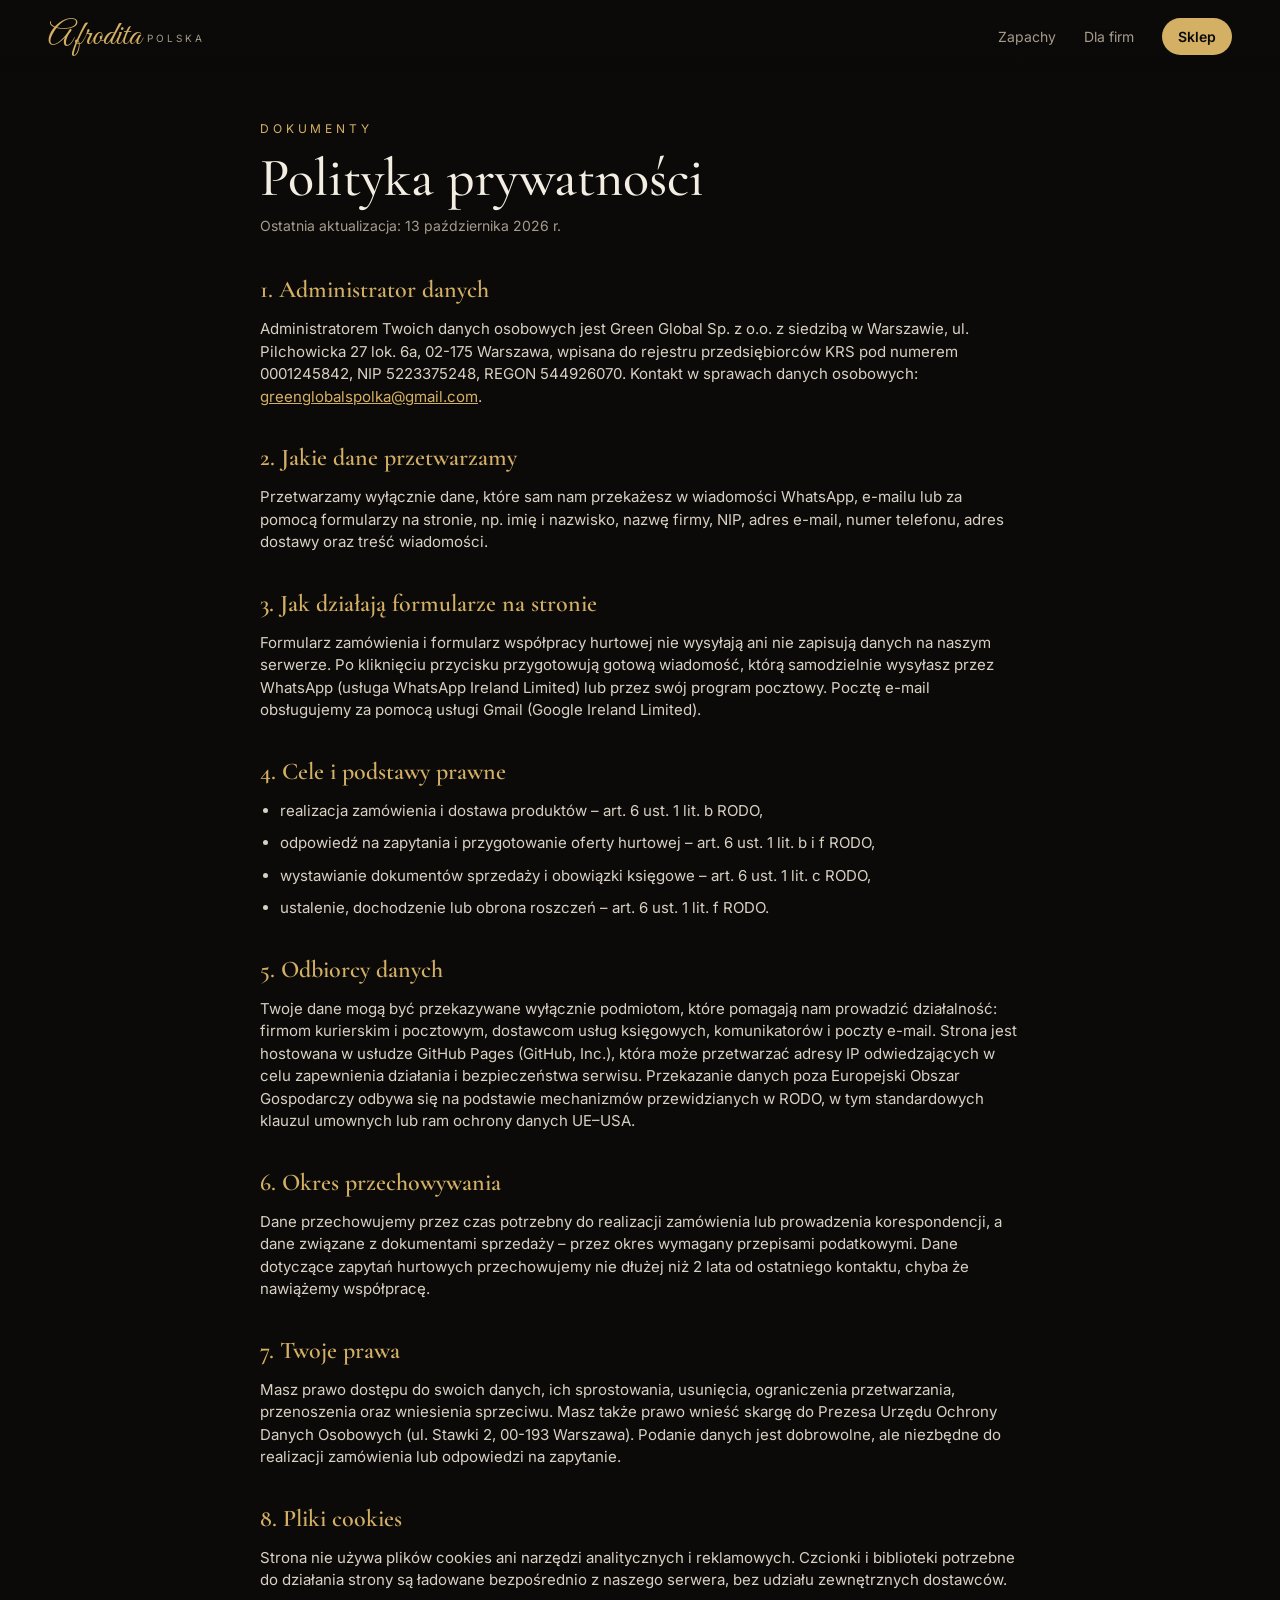
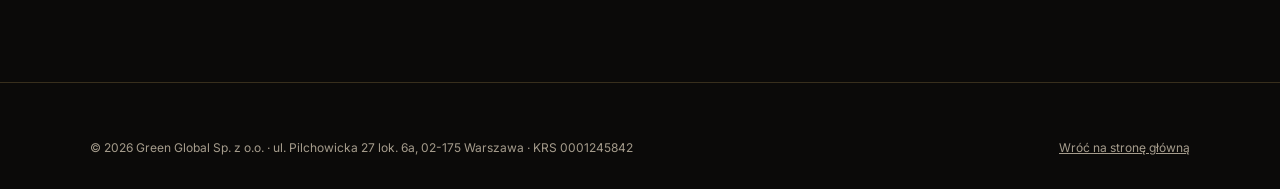
<file: polityka-prywatnosci.html>
<!doctype html>
<html lang="pl">
<head>
<meta charset="utf-8">
<meta name="viewport" content="width=device-width, initial-scale=1">
<title>Polityka prywatności – Afrodita Polska</title>
<meta name="description" content="Polityka prywatności strony Afrodita Polska prowadzonej przez Green Global Sp. z o.o.">
<meta name="robots" content="noindex">
<link rel="stylesheet" href="assets/site.css">
<style>
  main{padding:120px clamp(16px,4vw,48px) 80px}
  article{max-width:760px;margin:0 auto}
  h1{font-family:"Cormorant Garamond",serif;font-weight:500;font-size:clamp(36px,5vw,54px);line-height:1.1;margin:10px 0 8px}
  .updated{color:var(--muted);font-size:14px;margin-bottom:36px}
  h2{font-family:"Cormorant Garamond",serif;font-weight:600;font-size:24px;margin:32px 0 10px;color:var(--gold)}
  p,li{color:#d8d0c2;font-size:15px;margin-bottom:10px}
  ul{padding-left:20px}
  a.inline{color:var(--gold);text-decoration:underline}
</style>
</head>
<body>

<header>
  <a href="index.html" class="logo">Afrodita<small>POLSKA</small></a>
  <nav>
    <a href="index.html#sklep">Zapachy</a>
    <a href="hurt.html">Dla firm</a>
    <a href="index.html#sklep" class="nav-cta">Sklep</a>
  </nav>
</header>

<main>
  <article>
    <div class="eyebrow">Dokumenty</div>
    <h1>Polityka prywatności</h1>
    <p class="updated">Ostatnia aktualizacja: 13 października 2026 r.</p>

    <h2>1. Administrator danych</h2>
    <p>Administratorem Twoich danych osobowych jest Green Global Sp. z o.o. z siedzibą w Warszawie, ul. Pilchowicka 27 lok. 6a, 02-175 Warszawa, wpisana do rejestru przedsiębiorców KRS pod numerem 0001245842, NIP 5223375248, REGON 544926070. Kontakt w sprawach danych osobowych: <a class="inline" href="mailto:greenglobalspolka@gmail.com">greenglobalspolka@gmail.com</a>.</p>

    <h2>2. Jakie dane przetwarzamy</h2>
    <p>Przetwarzamy wyłącznie dane, które sam nam przekażesz w wiadomości WhatsApp, e-mailu lub za pomocą formularzy na stronie, np. imię i nazwisko, nazwę firmy, NIP, adres e-mail, numer telefonu, adres dostawy oraz treść wiadomości.</p>

    <h2>3. Jak działają formularze na stronie</h2>
    <p>Formularz zamówienia i formularz współpracy hurtowej nie wysyłają ani nie zapisują danych na naszym serwerze. Po kliknięciu przycisku przygotowują gotową wiadomość, którą samodzielnie wysyłasz przez WhatsApp (usługa WhatsApp Ireland Limited) lub przez swój program pocztowy. Pocztę e-mail obsługujemy za pomocą usługi Gmail (Google Ireland Limited).</p>

    <h2>4. Cele i podstawy prawne</h2>
    <ul>
      <li>realizacja zamówienia i dostawa produktów – art. 6 ust. 1 lit. b RODO,</li>
      <li>odpowiedź na zapytania i przygotowanie oferty hurtowej – art. 6 ust. 1 lit. b i f RODO,</li>
      <li>wystawianie dokumentów sprzedaży i obowiązki księgowe – art. 6 ust. 1 lit. c RODO,</li>
      <li>ustalenie, dochodzenie lub obrona roszczeń – art. 6 ust. 1 lit. f RODO.</li>
    </ul>

    <h2>5. Odbiorcy danych</h2>
    <p>Twoje dane mogą być przekazywane wyłącznie podmiotom, które pomagają nam prowadzić działalność: firmom kurierskim i pocztowym, dostawcom usług księgowych, komunikatorów i poczty e-mail. Strona jest hostowana w usłudze GitHub Pages (GitHub, Inc.), która może przetwarzać adresy IP odwiedzających w celu zapewnienia działania i bezpieczeństwa serwisu. Przekazanie danych poza Europejski Obszar Gospodarczy odbywa się na podstawie mechanizmów przewidzianych w RODO, w tym standardowych klauzul umownych lub ram ochrony danych UE–USA.</p>

    <h2>6. Okres przechowywania</h2>
    <p>Dane przechowujemy przez czas potrzebny do realizacji zamówienia lub prowadzenia korespondencji, a dane związane z dokumentami sprzedaży – przez okres wymagany przepisami podatkowymi. Dane dotyczące zapytań hurtowych przechowujemy nie dłużej niż 2 lata od ostatniego kontaktu, chyba że nawiążemy współpracę.</p>

    <h2>7. Twoje prawa</h2>
    <p>Masz prawo dostępu do swoich danych, ich sprostowania, usunięcia, ograniczenia przetwarzania, przenoszenia oraz wniesienia sprzeciwu. Masz także prawo wnieść skargę do Prezesa Urzędu Ochrony Danych Osobowych (ul. Stawki 2, 00-193 Warszawa). Podanie danych jest dobrowolne, ale niezbędne do realizacji zamówienia lub odpowiedzi na zapytanie.</p>

    <h2>8. Pliki cookies</h2>
    <p>Strona nie używa plików cookies ani narzędzi analitycznych i reklamowych. Czcionki i biblioteki potrzebne do działania strony są ładowane bezpośrednio z naszego serwera, bez udziału zewnętrznych dostawców.</p>
  </article>
</main>

<footer id="kontakt">
  <div class="wrap legal" style="margin-top:0;border-top:0;padding-top:0"><span>© 2026 Green Global Sp. z o.o. · ul. Pilchowicka 27 lok. 6a, 02-175 Warszawa · KRS 0001245842</span><span><a href="index.html">Wróć na stronę główną</a></span></div>
</footer>
</body>
</html>
</file>
<file: assets/site.css>
/* ---------- self-hosted fonts (no third-party requests) ---------- */
@font-face{font-family:Inter;font-weight:400;font-display:swap;src:url(fonts/inter-latin-400-normal.woff2) format("woff2");unicode-range:U+0000-00FF,U+0131,U+0152-0153,U+02BB-02BC,U+02C6,U+02DA,U+02DC,U+0304,U+0308,U+0329,U+2000-206F,U+20AC,U+2122,U+2191,U+2193,U+2212,U+2215,U+FEFF,U+FFFD}
@font-face{font-family:Inter;font-weight:400;font-display:swap;src:url(fonts/inter-latin-ext-400-normal.woff2) format("woff2");unicode-range:U+0100-02BA,U+02BD-02C5,U+02C7-02CC,U+02CE-02D7,U+02DD-02FF,U+0304,U+0308,U+0329,U+1D00-1DBF,U+1E00-1E9F,U+1EF2-1EFF,U+2020,U+20A0-20AB,U+20AD-20C0,U+2113,U+2C60-2C7F,U+A720-A7FF}
@font-face{font-family:Inter;font-weight:500;font-display:swap;src:url(fonts/inter-latin-500-normal.woff2) format("woff2");unicode-range:U+0000-00FF,U+0131,U+0152-0153,U+02BB-02BC,U+02C6,U+02DA,U+02DC,U+0304,U+0308,U+0329,U+2000-206F,U+20AC,U+2122,U+2191,U+2193,U+2212,U+2215,U+FEFF,U+FFFD}
@font-face{font-family:Inter;font-weight:500;font-display:swap;src:url(fonts/inter-latin-ext-500-normal.woff2) format("woff2");unicode-range:U+0100-02BA,U+02BD-02C5,U+02C7-02CC,U+02CE-02D7,U+02DD-02FF,U+0304,U+0308,U+0329,U+1D00-1DBF,U+1E00-1E9F,U+1EF2-1EFF,U+2020,U+20A0-20AB,U+20AD-20C0,U+2113,U+2C60-2C7F,U+A720-A7FF}
@font-face{font-family:Inter;font-weight:600;font-display:swap;src:url(fonts/inter-latin-600-normal.woff2) format("woff2");unicode-range:U+0000-00FF,U+0131,U+0152-0153,U+02BB-02BC,U+02C6,U+02DA,U+02DC,U+0304,U+0308,U+0329,U+2000-206F,U+20AC,U+2122,U+2191,U+2193,U+2212,U+2215,U+FEFF,U+FFFD}
@font-face{font-family:Inter;font-weight:600;font-display:swap;src:url(fonts/inter-latin-ext-600-normal.woff2) format("woff2");unicode-range:U+0100-02BA,U+02BD-02C5,U+02C7-02CC,U+02CE-02D7,U+02DD-02FF,U+0304,U+0308,U+0329,U+1D00-1DBF,U+1E00-1E9F,U+1EF2-1EFF,U+2020,U+20A0-20AB,U+20AD-20C0,U+2113,U+2C60-2C7F,U+A720-A7FF}
@font-face{font-family:"Cormorant Garamond";font-weight:500;font-display:swap;src:url(fonts/cormorant-garamond-latin-500-normal.woff2) format("woff2");unicode-range:U+0000-00FF,U+0131,U+0152-0153,U+02BB-02BC,U+02C6,U+02DA,U+02DC,U+0304,U+0308,U+0329,U+2000-206F,U+20AC,U+2122,U+2191,U+2193,U+2212,U+2215,U+FEFF,U+FFFD}
@font-face{font-family:"Cormorant Garamond";font-weight:500;font-display:swap;src:url(fonts/cormorant-garamond-latin-ext-500-normal.woff2) format("woff2");unicode-range:U+0100-02BA,U+02BD-02C5,U+02C7-02CC,U+02CE-02D7,U+02DD-02FF,U+0304,U+0308,U+0329,U+1D00-1DBF,U+1E00-1E9F,U+1EF2-1EFF,U+2020,U+20A0-20AB,U+20AD-20C0,U+2113,U+2C60-2C7F,U+A720-A7FF}
@font-face{font-family:"Cormorant Garamond";font-weight:600;font-display:swap;src:url(fonts/cormorant-garamond-latin-600-normal.woff2) format("woff2");unicode-range:U+0000-00FF,U+0131,U+0152-0153,U+02BB-02BC,U+02C6,U+02DA,U+02DC,U+0304,U+0308,U+0329,U+2000-206F,U+20AC,U+2122,U+2191,U+2193,U+2212,U+2215,U+FEFF,U+FFFD}
@font-face{font-family:"Cormorant Garamond";font-weight:600;font-display:swap;src:url(fonts/cormorant-garamond-latin-ext-600-normal.woff2) format("woff2");unicode-range:U+0100-02BA,U+02BD-02C5,U+02C7-02CC,U+02CE-02D7,U+02DD-02FF,U+0304,U+0308,U+0329,U+1D00-1DBF,U+1E00-1E9F,U+1EF2-1EFF,U+2020,U+20A0-20AB,U+20AD-20C0,U+2113,U+2C60-2C7F,U+A720-A7FF}
@font-face{font-family:"Great Vibes";font-weight:400;font-display:swap;src:url(fonts/great-vibes-latin-400-normal.woff2) format("woff2");unicode-range:U+0000-00FF,U+0131,U+0152-0153,U+02BB-02BC,U+02C6,U+02DA,U+02DC,U+0304,U+0308,U+0329,U+2000-206F,U+20AC,U+2122,U+2191,U+2193,U+2212,U+2215,U+FEFF,U+FFFD}
@font-face{font-family:"Great Vibes";font-weight:400;font-display:swap;src:url(fonts/great-vibes-latin-ext-400-normal.woff2) format("woff2");unicode-range:U+0100-02BA,U+02BD-02C5,U+02C7-02CC,U+02CE-02D7,U+02DD-02FF,U+0304,U+0308,U+0329,U+1D00-1DBF,U+1E00-1E9F,U+1EF2-1EFF,U+2020,U+20A0-20AB,U+20AD-20C0,U+2113,U+2C60-2C7F,U+A720-A7FF}

/* ---------- tokens + base ---------- */
:root{
  --bg:#0b0a09; --bg2:#15120e; --ink:#f3ede2; --muted:#a59c8c;
  --gold:#d4b064; --gold-2:#a8823a; --line:rgba(212,176,100,.22);
  --accent:#3aa0d8; --wa:#25d366;
}
*{box-sizing:border-box;margin:0;padding:0}
html{scroll-behavior:smooth}
body{background:var(--bg);color:var(--ink);font-family:Inter,system-ui,sans-serif;line-height:1.5;overflow-x:hidden}
a{color:inherit;text-decoration:none}
button,input,select,textarea{font:inherit;color:inherit}
button{background:none;border:0;cursor:pointer}
:focus-visible{outline:2px solid var(--gold);outline-offset:2px}
.wrap{max-width:1100px;margin:0 auto}

/* ---------- header ---------- */
header{position:fixed;inset:0 0 auto 0;z-index:20;display:flex;align-items:center;justify-content:space-between;
  padding:18px clamp(16px,4vw,48px);background:linear-gradient(rgba(11,10,9,.92),transparent)}
.logo{font-family:"Great Vibes",cursive;font-size:34px;color:var(--gold);line-height:1}
.logo small{font-family:Inter,sans-serif;font-size:10px;letter-spacing:.3em;color:var(--muted);margin-left:6px;vertical-align:middle}
nav{display:flex;gap:28px;font-size:14px;color:var(--muted);align-items:center}
nav a:hover{color:var(--ink)}
nav .nav-cta{color:var(--bg);background:var(--gold);padding:8px 16px;border-radius:999px;font-weight:600}
nav .nav-cta:hover{color:var(--bg)}
@media (max-width:720px){nav a:not(.nav-cta){display:none}}

/* ---------- buttons ---------- */
.btn{display:inline-flex;align-items:center;justify-content:center;gap:8px;padding:14px 26px;border-radius:999px;font-weight:600;font-size:14px;
  transition:transform .2s ease, border-color .2s ease, opacity .2s ease}
.btn:active{transform:scale(.97)}
.btn[disabled]{opacity:.4;pointer-events:none}
.btn-gold{background:linear-gradient(135deg,var(--gold),var(--gold-2));color:#1a1408}
.btn-ghost{border:1px solid var(--line)}
.btn-ghost:hover{border-color:var(--gold)}
.btn-wa{background:var(--wa);color:#06290f}
.btn svg{width:18px;height:18px;flex:none}

/* ---------- section headings ---------- */
.sec-title{font-family:"Cormorant Garamond",serif;font-weight:500;font-size:clamp(30px,4vw,46px);line-height:1.1}
.sec-sub{color:var(--muted);font-size:15px;margin-top:6px}
.eyebrow{font-size:12px;letter-spacing:.32em;text-transform:uppercase;color:var(--gold)}

/* ---------- forms ---------- */
.field{display:flex;flex-direction:column;gap:6px}
.field label{font-size:13px;color:var(--muted)}
.field input,.field select,.field textarea{background:rgba(255,255,255,.03);border:1px solid var(--line);border-radius:12px;padding:12px 14px;
  transition:border-color .2s ease}
.field input:focus,.field select:focus,.field textarea:focus{outline:none;border-color:var(--gold)}
.field select option{background:var(--bg2)}
.check{display:flex;gap:10px;align-items:flex-start;font-size:13px;color:var(--muted)}
.check input{margin-top:3px;accent-color:var(--gold)}
.check a{color:var(--gold);text-decoration:underline}

/* ---------- footer ---------- */
footer{border-top:1px solid var(--line);padding:56px clamp(16px,4vw,48px) 32px;background:var(--bg)}
.foot{display:grid;grid-template-columns:1.2fr 1fr 1fr;gap:32px}
.foot h3{font-size:12px;letter-spacing:.24em;text-transform:uppercase;color:var(--gold);margin-bottom:12px;font-weight:600}
.foot p,.foot li{color:var(--muted);font-size:14px;list-style:none;margin-bottom:6px}
.foot a:hover{color:var(--ink)}
.foot .logo{font-size:40px;display:inline-block;margin-bottom:8px}
.legal{margin-top:40px;padding-top:20px;border-top:1px solid var(--line);font-size:12px;color:var(--muted);display:flex;justify-content:space-between;gap:16px;flex-wrap:wrap}
.legal a{text-decoration:underline}
@media (max-width:760px){.foot{grid-template-columns:1fr}}

@media (prefers-reduced-motion:reduce){*{transition:none!important;animation:none!important}html{scroll-behavior:auto}}
</file>
